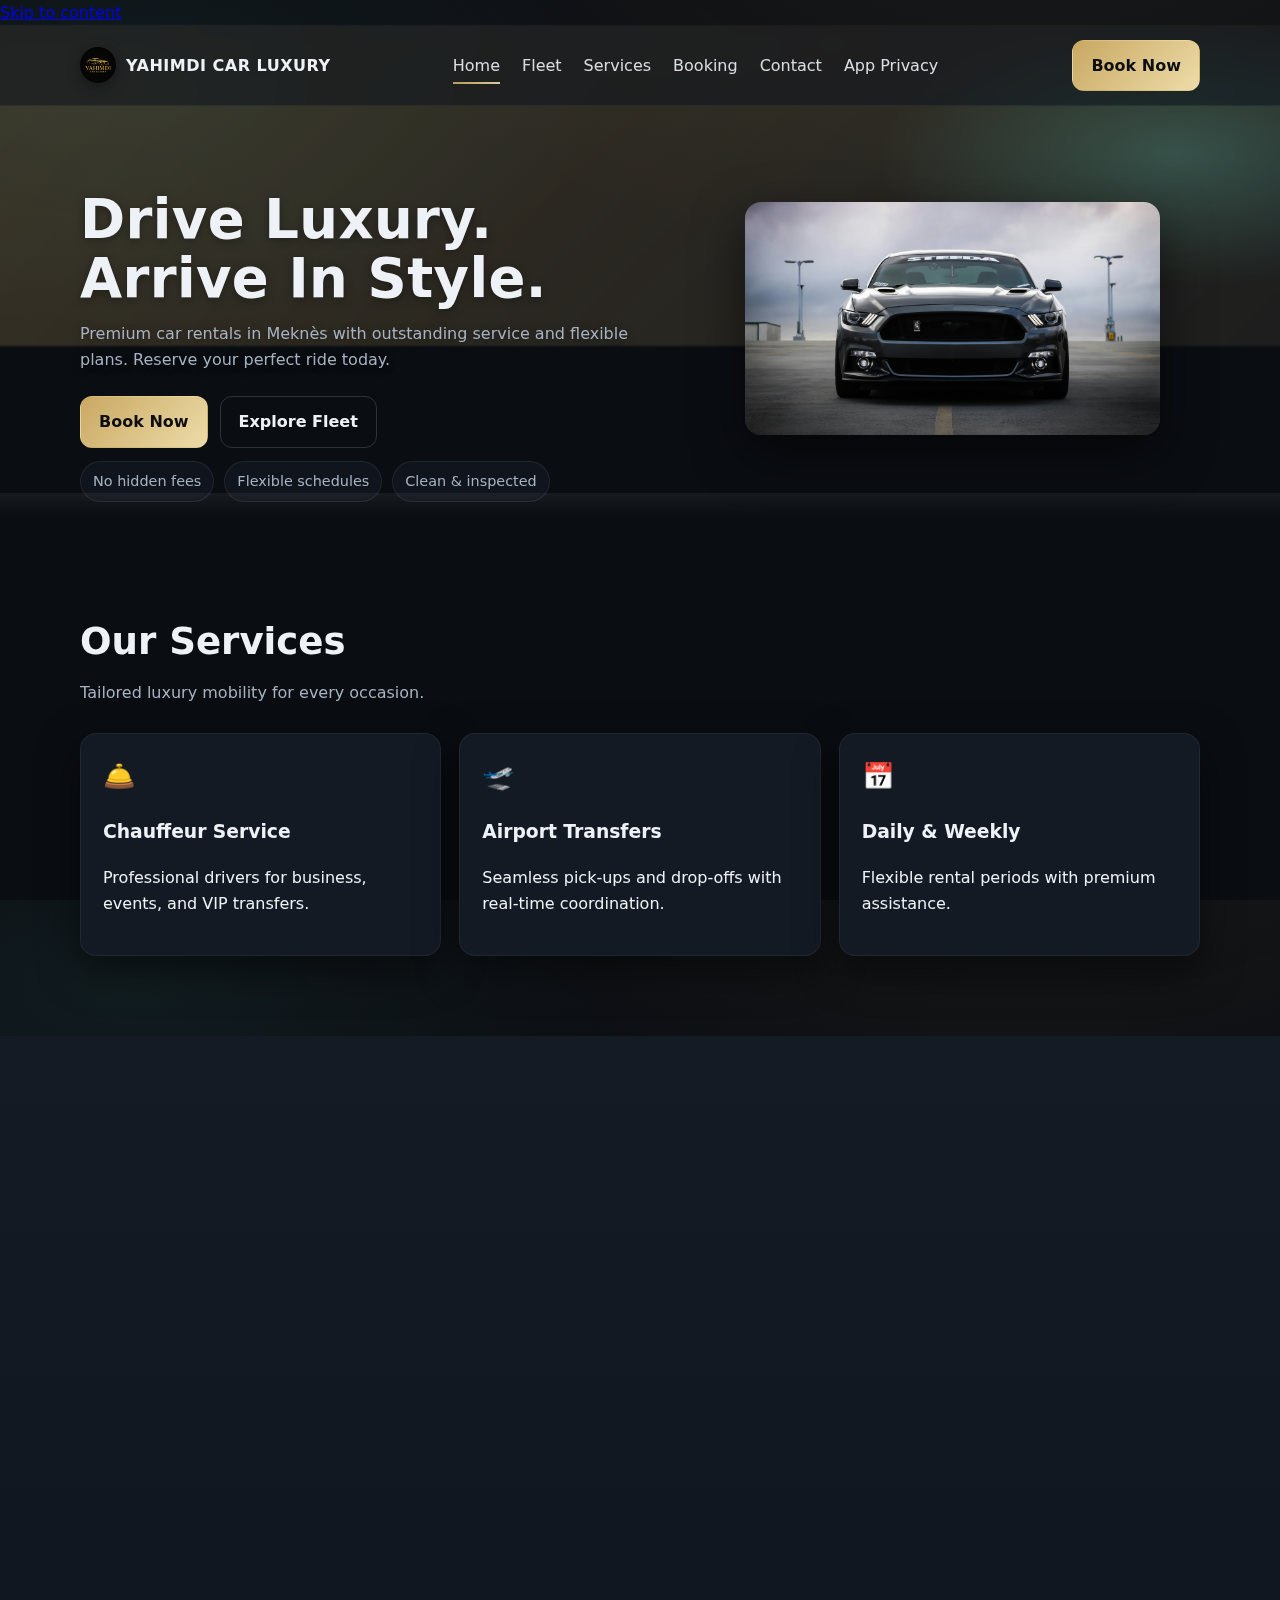
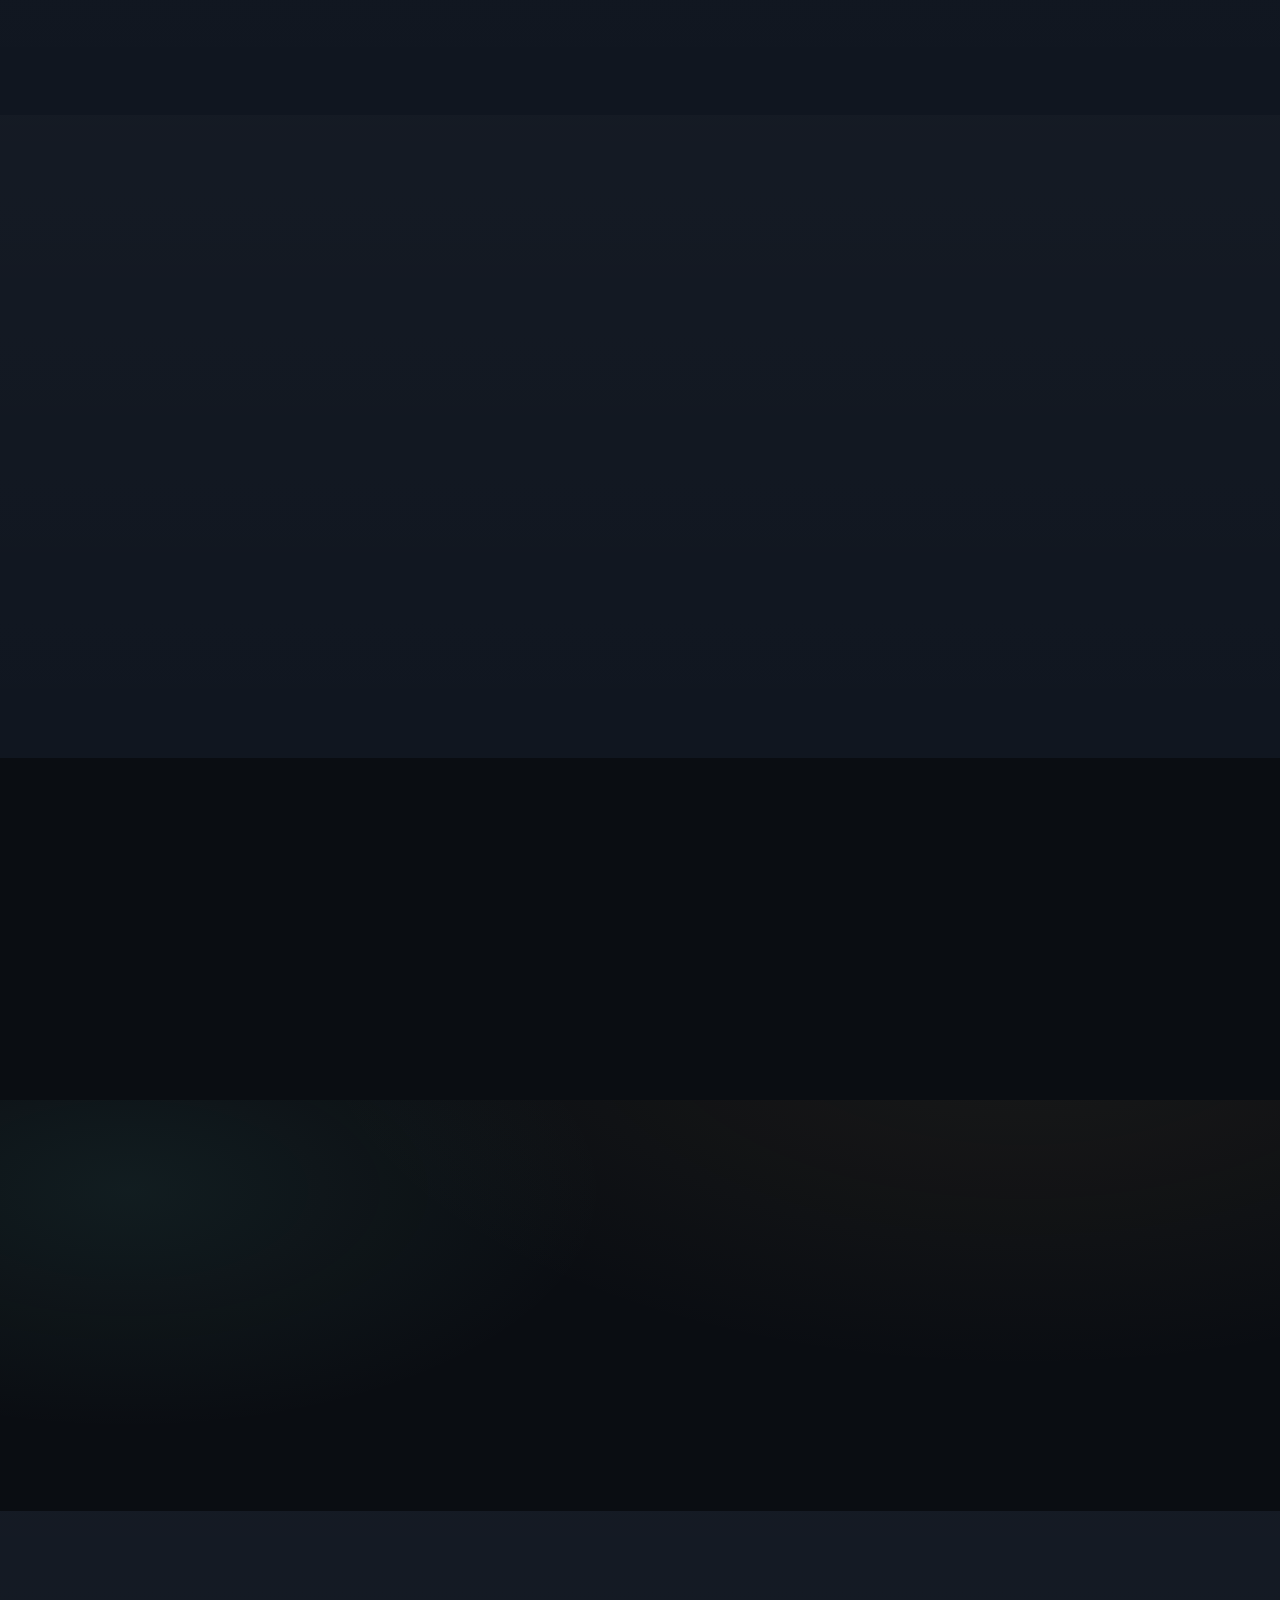
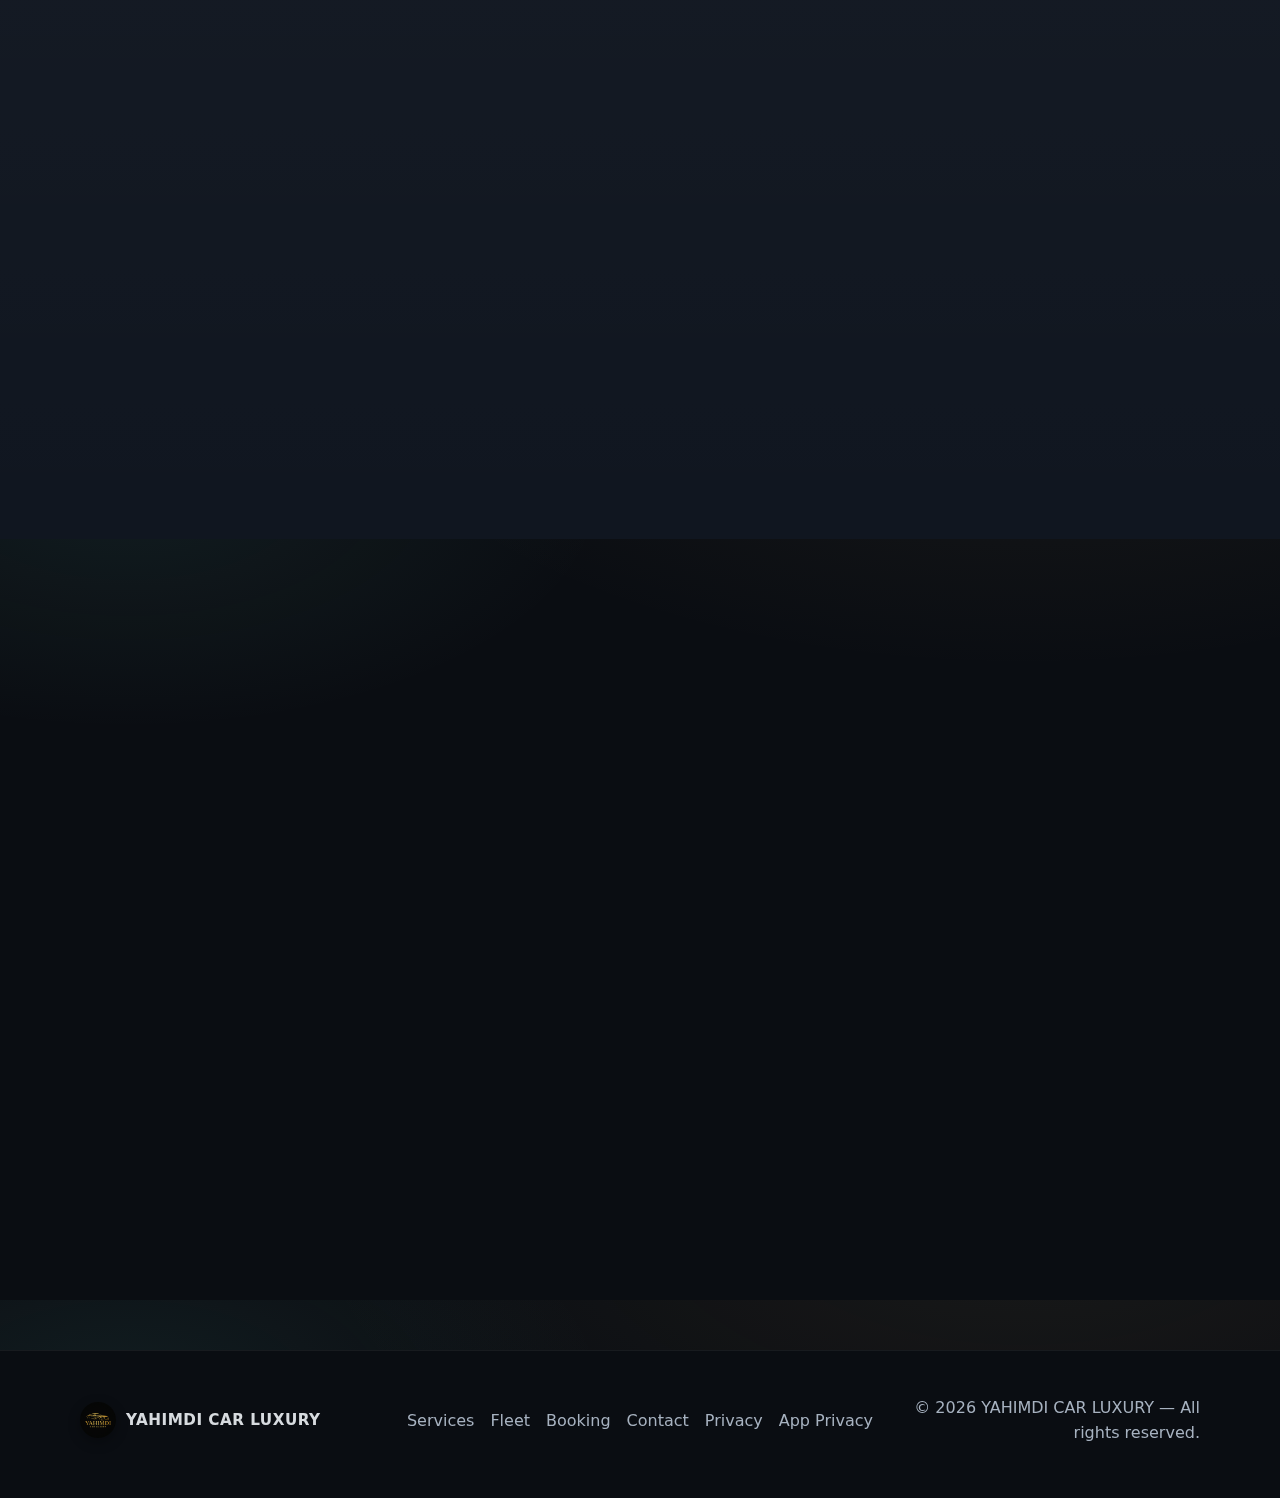
<file: index.html>
<!DOCTYPE html>
<html lang="en">
  <head>
    <meta charset="utf-8" />
    <meta name="viewport" content="width=device-width, initial-scale=1" />
    <title>YAHIMDI CAR LUXURY — Premium Car Rentals in Meknès</title>
    <meta name="description" content="YAHIMDI CAR LUXURY offers premium rental cars in Meknès. Reserve luxury vehicles with flexible plans and professional service." />
    <!-- System font stack to avoid external dependencies -->
    <link rel="icon" href="data:image/svg+xml,<svg xmlns='http://www.w3.org/2000/svg' viewBox='0 0 100 100'><text y='0.9em' font-size='90'>🚗</text></svg>">
    <link rel="stylesheet" href="assets/css/style.css" />
    <meta name="theme-color" content="#0a0d12" />
    <meta name="color-scheme" content="dark light" />
    <meta name="robots" content="index,follow" />
    <link rel="canonical" href="/index.html" />
    <link rel="icon" type="image/png" href="assets/img/ChatGPT Image Sep 2, 2025, 02_09_46 PM.png" />
    <meta property="og:type" content="website" />
    <meta property="og:title" content="YAHIMDI CAR LUXURY — Premium Car Rentals in Meknès" />
    <meta property="og:description" content="Premium car rentals in Meknès. Flexible plans, luxury fleet, professional service." />
    <meta property="og:url" content="/index.html" />
    <meta property="og:image" content="assets/img/ChatGPT Image Sep 2, 2025, 02_09_46 PM.png" />
    <meta name="twitter:card" content="summary" />
    <meta name="twitter:title" content="YAHIMDI CAR LUXURY — Premium Car Rentals" />
    <meta name="twitter:description" content="Luxury car rentals in Meknès. Book your ride." />
    <meta name="twitter:image" content="assets/img/ChatGPT Image Sep 2, 2025, 02_09_46 PM.png" />
    <script type="application/ld+json">
      {
        "@context": "https://schema.org",
        "@type": "AutoRental",
        "name": "YAHIMDI CAR LUXURY",
        "url": "/index.html",
        "telephone": "+212771540645",
        "email": "luxryyahamadi@gmail.com",
        "address": {
          "@type": "PostalAddress",
          "streetAddress": "NO 15 MAG 1 LOT RACHAD TOULAL",
          "addressLocality": "Meknès",
          "addressRegion": "M",
          "addressCountry": "MA"
        }
      }
    </script>
  </head>
  <body>
    <a class="skip-link" href="#main-content">Skip to content</a>
    <div class="scroll-progress" aria-hidden="true"></div>
    <header class="site-header">
      <div class="container header-inner">
        <a class="brand" href="#home" aria-label="YAHIMDI CAR LUXURY">
          <img class="brand-logo" src="assets/img/ChatGPT Image Sep 2, 2025, 02_09_46 PM.png" alt="YAHIMDI CAR LUXURY logo" />
          <span class="brand-text">YAHIMDI CAR LUXURY</span>
        </a>
        <button class="nav-toggle" aria-controls="nav" aria-expanded="false" aria-label="Open navigation">
          <span></span><span></span><span></span>
        </button>
        <nav id="nav" class="site-nav">
          <a href="#home">Home</a>
          <a href="#fleet">Fleet</a>
          <a href="#services">Services</a>
          <a href="#booking">Booking</a>
          <a href="#contact">Contact</a>
          <a href="app-privacy.html">App Privacy</a>
        </nav>
        <a class="btn btn-primary header-cta" href="#booking">Book Now</a>
      </div>
    </header>

    <main id="main-content" aria-label="Main content">
      <!-- Hero -->
      <section id="home" class="hero">
        <div class="container hero-inner">
          <div class="hero-copy reveal">
            <h1>Drive Luxury. Arrive In Style.</h1>
            <p>
              Premium car rentals in Meknès with outstanding service and flexible plans.
              Reserve your perfect ride today.
            </p>
            <div class="hero-cta">
              <a class="btn btn-primary" href="#booking">Book Now</a>
              <a class="btn btn-ghost" href="#fleet">Explore Fleet</a>
            </div>
          </div>
          <figure class="car-frame tilt skeleton reveal">
            <picture>
              <source srcset="assets/img/joey-banks-YApiWyp0lqo-unsplash (1).jpg" type="image/jpeg" />
              <img src="assets/img/joey-banks-YApiWyp0lqo-unsplash (1).jpg" alt="Luxury car — YAHIMDI CAR LUXURY" decoding="async" />
            </picture>
          </figure>
        </div>
        <div class="hero-badges container reveal">
          <div class="badge">No hidden fees</div>
          <div class="badge">Flexible schedules</div>
          <div class="badge">Clean & inspected</div>
        </div>
      </section>

      <!-- Services -->
      <section id="services" class="section">
        <div class="container">
          <header class="section-head reveal">
            <h2>Our Services</h2>
            <p>Tailored luxury mobility for every occasion.</p>
          </header>
          <div class="card-grid">
            <article class="card reveal">
              <div class="card-icon">🛎️</div>
              <h3>Chauffeur Service</h3>
              <p>Professional drivers for business, events, and VIP transfers.</p>
            </article>
            <article class="card reveal">
              <div class="card-icon">🛫</div>
              <h3>Airport Transfers</h3>
              <p>Seamless pick-ups and drop-offs with real-time coordination.</p>
            </article>
            <article class="card reveal">
              <div class="card-icon">📅</div>
              <h3>Daily & Weekly</h3>
              <p>Flexible rental periods with premium assistance.</p>
            </article>
          </div>
        </div>
      </section>

      <!-- Fleet -->
      <section id="fleet" class="section alt">
        <div class="container">
          <header class="section-head reveal">
            <h2>Featured Fleet</h2>
            <p>Handpicked models to elevate every journey.</p>
          </header>
          <div class="fleet-grid">
            <article class="fleet-card tilt reveal">
              <div class="fleet-media skeleton"><img src="assets/img/andrew-pons-Os7C4iw2rDc-unsplash.jpg" alt="Luxury Convertible" loading="lazy"/></div>
              <div class="fleet-body">
                <h3>Luxury Convertible</h3>
                <ul class="fleet-specs">
                  <li>Open‑top driving</li>
                  <li>Automatic</li>
                  <li>Leather interior</li>
                </ul>
                <a href="#booking" class="link">Reserve</a>
              </div>
            </article>
            <article class="fleet-card tilt reveal">
              <div class="fleet-media skeleton"><img src="assets/img/joey-banks-YApiWyp0lqo-unsplash.jpg" alt="Sport Coupe" loading="lazy"/></div>
              <div class="fleet-body">
                <h3>Sport Coupe</h3>
                <ul class="fleet-specs">
                  <li>High performance</li>
                  <li>Rear‑wheel drive</li>
                  <li>Premium sound</li>
                </ul>
                <a href="#booking" class="link">Reserve</a>
              </div>
            </article>
            <article class="fleet-card tilt reveal">
              <div class="fleet-media skeleton"><img src="assets/img/ivan-kazlouskij-RL5ThSy5LR0-unsplash.jpg" alt="Luxury SUV" loading="lazy"/></div>
              <div class="fleet-body">
                <h3>Luxury SUV</h3>
                <ul class="fleet-specs">
                  <li>Spacious 7 seats</li>
                  <li>All‑wheel drive</li>
                  <li>Premium comfort</li>
                </ul>
                <a href="#booking" class="link">Reserve</a>
              </div>
            </article>
          </div>
        </div>
      </section>

      <!-- Location / Map -->
      <section id="location" class="section alt">
        <div class="container">
          <header class="section-head reveal">
            <h2>Find Us</h2>
            <p>NO 15 MAG 1 LOT RACHAD TOULAL, Meknes (M)</p>
          </header>
          <div class="loc-grid">
            <div class="loc-info card reveal">
              <h3>YAHIMDI CAR LUXURY</h3>
              <p>Premium car rentals in Meknes. Contact us to arrange your pickup or drop-off, or visit us by appointment.</p>
              <ul class="fleet-specs">
                <li>Address: NO 15 MAG 1 LOT RACHAD TOULAL</li>
                <li>City: Meknes (M)</li>
                <li>Hours: By appointment</li>
              </ul>
              <a class="link" href="#booking">Request a booking</a>
            </div>
            <div class="map-wrap reveal">
              <div class="map-card">
                <iframe class="map-embed" src="https://www.google.com/maps/embed?pb=!1m14!1m8!1m3!1d13247.228482854203!2d-5.582237!3d33.894621!3m2!1i1024!2i768!4f13.1!3m3!1m2!1s0xda045e41747c0a7%3A0x6d7f048abb0e697f!2sYAHIMDI%20CAR%20LUXURY!5e0!3m2!1sen!2sus!4v1756815268402!5m2!1sen!2sus" width="100%" height="100%" style="border:0;" allowfullscreen="" loading="lazy" referrerpolicy="no-referrer-when-downgrade"></iframe>
              </div>
            </div>
          </div>
        </div>
      </section>

      <!-- Booking -->
      <section id="booking" class="section">
        <div class="container">
          <header class="section-head reveal">
            <h2>Book Your Ride</h2>
            <p>Fill out the form and we will confirm availability.</p>
          </header>
          <form class="booking-form reveal" novalidate>
            <div class="form-row">
              <label>
                Full name
                <input type="text" name="name" placeholder="Your full name" required autocomplete="name" />
              </label>
              <label>
                Email
                <input type="email" name="email" placeholder="you@example.com" required autocomplete="email" inputmode="email" />
              </label>
            </div>
            <div class="form-row">
              <label>
                Phone (optional)
                <input type="tel" name="phone" placeholder="e.g., +212 6 12 34 56 78" autocomplete="tel" inputmode="tel" />
              </label>
              <label>
                Pickup date
                <span class="date-field"><input type="date" name="start" required /></span>
              </label>
              <label>
                Return date
                <span class="date-field"><input type="date" name="end" required /></span>
              </label>
            </div>
            <p class="form-hint" id="duration-hint"></p>
            <div class="form-row">
              <label>
                Car type
                <select name="car" required>
                  <option value="" disabled selected>Select a car class</option>
                  <option>Executive Sedan</option>
                  <option>Luxury SUV</option>
                  <option>Sport Coupe</option>
                </select>
              </label>
              <label>
                Notes
                <input type="text" name="notes" placeholder="Flight number, special requests…" />
              </label>
            </div>
            <button type="submit" class="btn btn-primary">Request Reservation</button>
            <p class="form-hint">No payment required to request. We reply promptly.</p>
            <div class="form-status" aria-live="polite" role="status"></div>
          </form>
        </div>
      </section>

      <!-- Testimonials -->
      <section class="section alt">
        <div class="container">
          <header class="section-head reveal">
            <h2>What Clients Say</h2>
            <p>Trusted by travelers and professionals.</p>
          </header>
          <div class="reviews reveal" aria-label="Client reviews">
            <div class="marquee marquee-1">
              <div class="marquee-track" id="reviews-row-1"></div>
            </div>
            <div class="marquee marquee-2">
              <div class="marquee-track" id="reviews-row-2"></div>
            </div>
          </div>
        </div>
      </section>

      <!-- Contact -->
      <section id="contact" class="section">
        <div class="container">
          <header class="section-head reveal">
            <h2>Contact</h2>
            <p>We are happy to assist with any questions.</p>
          </header>
          <div class="contact-grid reveal">
            <div class="contact-card">
              <h3>Company</h3>
              <p><strong>YAHIMDI CAR LUXURY</strong></p>
              <p>NO 15 MAG 1 LOT RACHAD TOULAL</p>
              <p>Meknès (M)</p>
            </div>
            <div class="contact-card">
              <h3>Hours</h3>
              <p>By appointment</p>
              <p>Please include your preferred time in booking notes.</p>
            </div>
            <div class="contact-card">
              <h3>Message us</h3>
              <p>Use the booking form to request availability.</p>
              <p>Add your preferred contact method in notes.</p>
              <p><strong>Phone:</strong> <a href="tel:+212771540645">+212 771 540 645</a></p>
              <p><strong>Email:</strong> <a href="mailto:luxryyahamadi@gmail.com">luxryyahamadi@gmail.com</a></p>
              <div class="contact-actions">
                <a class="btn btn-wa" target="_blank" rel="noopener" href="https://wa.me/212771540645?text=Hello%20YAHIMDI%20CAR%20LUXURY%2C%20I%27d%20like%20to%20book%20a%20car.">
                  <img class="icon" src="assets/img/whatsapp.svg" alt="WhatsApp" />
                  WhatsApp Us
                </a>
                <a class="btn btn-yt" target="_blank" rel="noopener" href="https://youtube.com/@yahimdicarluxury?si=JDnJMpC4QHPyUUlQ">
                  <img class="icon" src="assets/img/youtube.svg" alt="YouTube" />
                  YouTube Channel
                </a>
                <a class="btn btn-fb" target="_blank" rel="noopener" href="https://web.facebook.com/yahimdicl?_rdc=1&_rdr#">
                  <img class="icon" src="assets/img/facebook.svg" alt="Facebook" />
                  Facebook Page
                </a>
              </div>
            </div>
          </div>
        </div>
      </section>
    </main>

    <footer class="site-footer">
      <div class="container footer-inner">
        <div class="brand small">
          <img class="brand-logo" src="assets/img/ChatGPT Image Sep 2, 2025, 02_09_46 PM.png" alt="YAHIMDI CAR LUXURY logo" />
          <span class="brand-text">YAHIMDI CAR LUXURY</span>
        </div>
        <nav class="footer-nav">
          <a href="#services">Services</a>
          <a href="#fleet">Fleet</a>
          <a href="#booking">Booking</a>
          <a href="#contact">Contact</a>
          <a href="privacy.html">Privacy</a>
          <a href="app-privacy.html">App Privacy</a>
        </nav>
        <p class="copy">© <span id="year"></span> YAHIMDI CAR LUXURY — All rights reserved.</p>
      </div>
    </footer>

    <script src="assets/js/main.js"></script>
    <div class="quick-dock">
      <a class="btn btn-primary" href="#booking">Book</a>
      <a class="btn btn-wa" target="_blank" rel="noopener" href="https://wa.me/212771540645?text=Hello%20YCL%2C%20I%20want%20to%20book">WhatsApp</a>
    </div>
    <button class="to-top" aria-label="Back to top">▲</button>
  </body>
  </html>
</file>
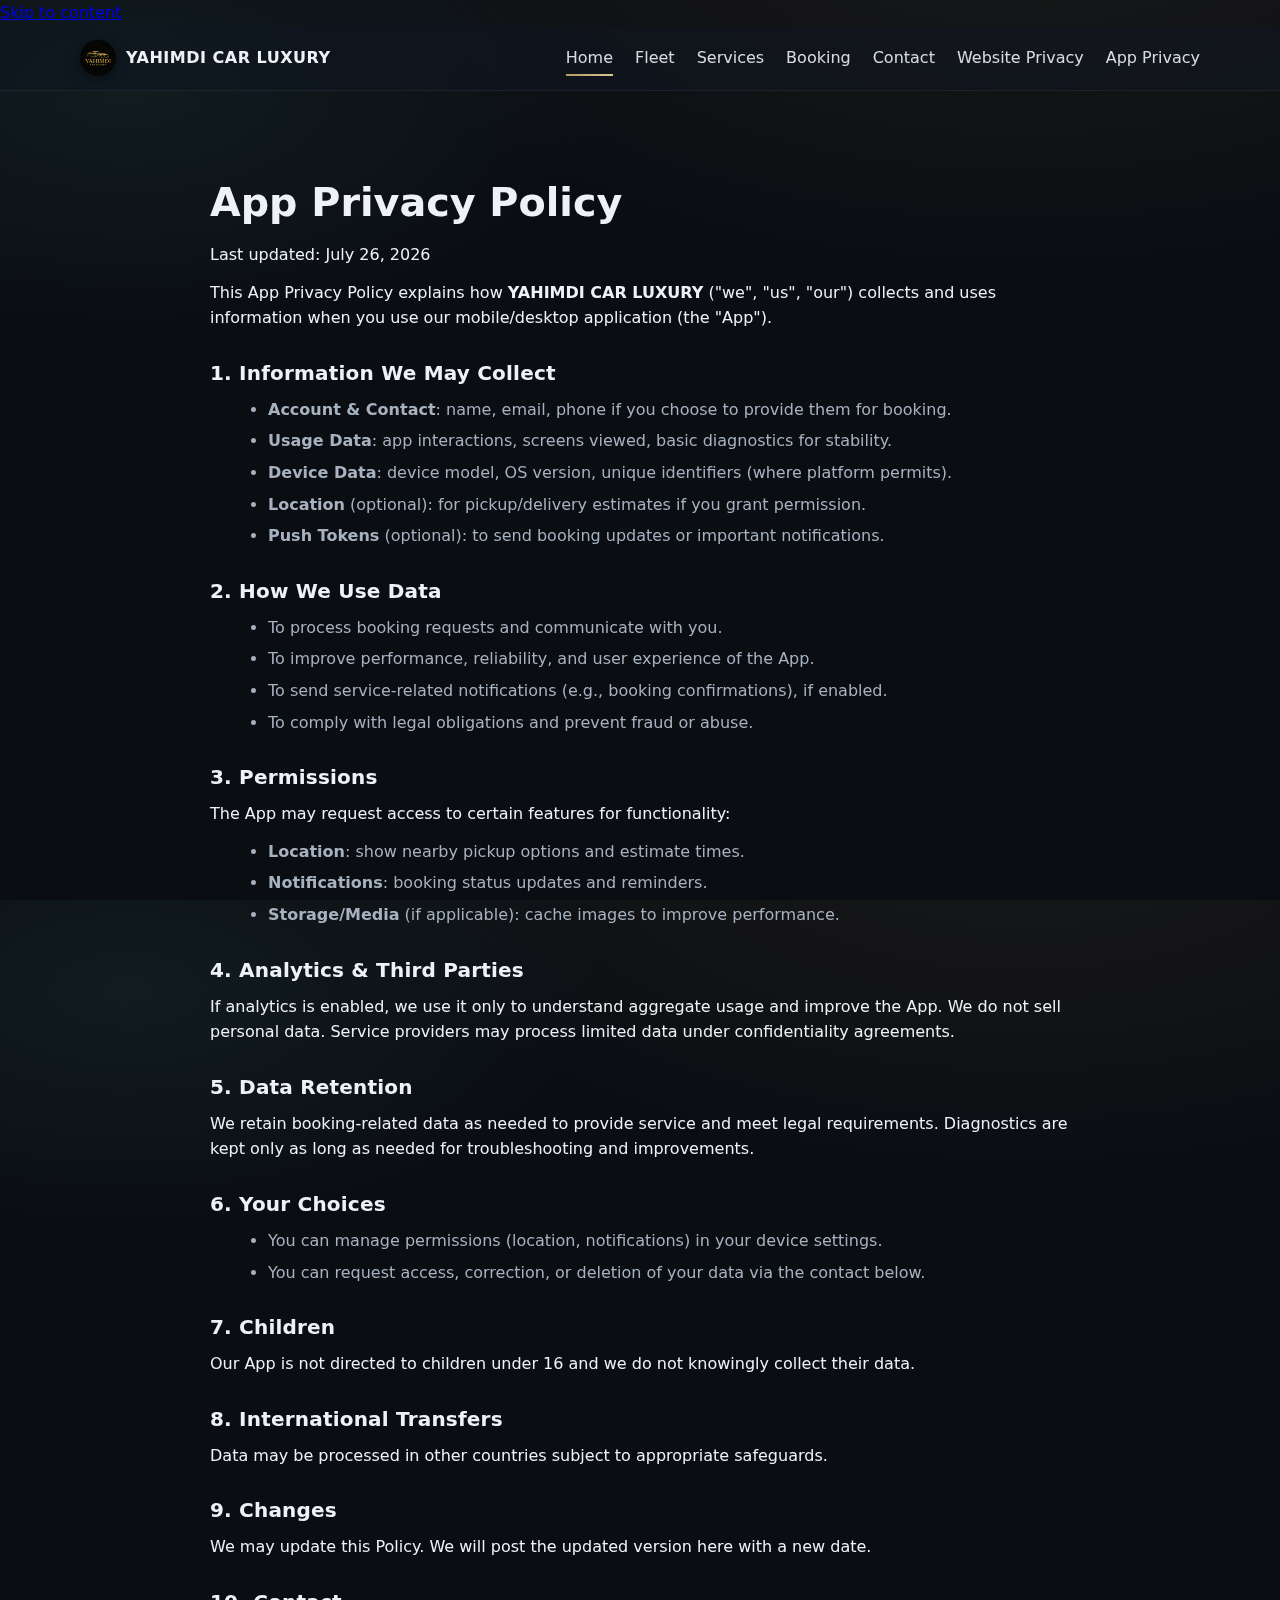
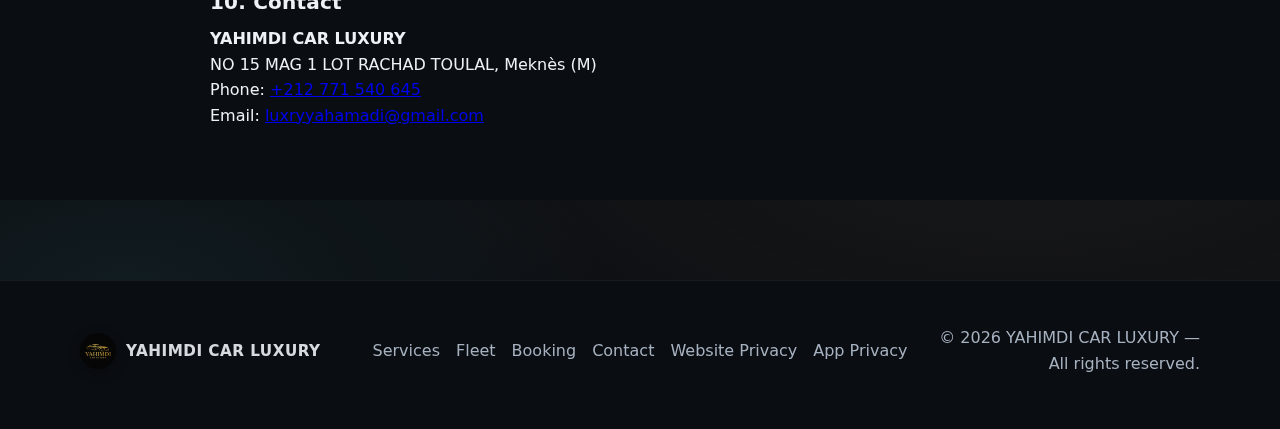
<file: app-privacy.html>
<!DOCTYPE html>
<html lang="en">
  <head>
    <meta charset="utf-8" />
    <meta name="viewport" content="width=device-width, initial-scale=1" />
    <title>App Privacy Policy — YAHIMDI CAR LUXURY</title>
    <meta name="description" content="Privacy Policy for the YAHIMDI CAR LUXURY mobile/desktop application." />
    <meta name="robots" content="noindex,follow" />
    <link rel="canonical" href="/app-privacy.html" />
    <link rel="icon" type="image/png" href="assets/img/ChatGPT Image Sep 2, 2025, 02_09_46 PM.png" />
    <link rel="stylesheet" href="assets/css/style.css" />
    <meta property="og:type" content="website" />
    <meta property="og:title" content="App Privacy Policy — YAHIMDI CAR LUXURY" />
    <meta property="og:description" content="How the YAHIMDI CAR LUXURY app collects, uses, and protects your data." />
    <meta property="og:url" content="/app-privacy.html" />
    <meta property="og:image" content="assets/img/ChatGPT Image Sep 2, 2025, 02_09_46 PM.png" />
  </head>
  <body>
    <a class="skip-link" href="#main-content">Skip to content</a>
    <div class="scroll-progress" aria-hidden="true"></div>
    <header class="site-header">
      <div class="container header-inner">
        <a class="brand" href="index.html#home" aria-label="YAHIMDI CAR LUXURY">
          <img class="brand-logo" src="assets/img/ChatGPT Image Sep 2, 2025, 02_09_46 PM.png" alt="YAHIMDI CAR LUXURY logo" />
          <span class="brand-text">YAHIMDI CAR LUXURY</span>
        </a>
        <button class="nav-toggle" aria-controls="nav" aria-expanded="false" aria-label="Open navigation">
          <span></span><span></span><span></span>
        </button>
        <nav id="nav" class="site-nav">
          <a href="index.html#home">Home</a>
          <a href="index.html#fleet">Fleet</a>
          <a href="index.html#services">Services</a>
          <a href="index.html#booking">Booking</a>
          <a href="index.html#contact">Contact</a>
          <a href="privacy.html">Website Privacy</a>
          <a href="app-privacy.html" aria-current="page">App Privacy</a>
        </nav>
      </div>
    </header>

    <main id="main-content" class="section" aria-label="Main content">
      <div class="container legal">
        <header class="section-head">
          <h1>App Privacy Policy</h1>
          <p>Last updated: <span id="pp-date">2025-01-01</span></p>
        </header>

        <p>
          This App Privacy Policy explains how <strong>YAHIMDI CAR LUXURY</strong> ("we", "us", "our")
          collects and uses information when you use our mobile/desktop application (the "App").
        </p>

        <h2>1. Information We May Collect</h2>
        <ul>
          <li><strong>Account & Contact</strong>: name, email, phone if you choose to provide them for booking.</li>
          <li><strong>Usage Data</strong>: app interactions, screens viewed, basic diagnostics for stability.</li>
          <li><strong>Device Data</strong>: device model, OS version, unique identifiers (where platform permits).</li>
          <li><strong>Location</strong> (optional): for pickup/delivery estimates if you grant permission.</li>
          <li><strong>Push Tokens</strong> (optional): to send booking updates or important notifications.</li>
        </ul>

        <h2>2. How We Use Data</h2>
        <ul>
          <li>To process booking requests and communicate with you.</li>
          <li>To improve performance, reliability, and user experience of the App.</li>
          <li>To send service-related notifications (e.g., booking confirmations), if enabled.</li>
          <li>To comply with legal obligations and prevent fraud or abuse.</li>
        </ul>

        <h2>3. Permissions</h2>
        <p>
          The App may request access to certain features for functionality:
        </p>
        <ul>
          <li><strong>Location</strong>: show nearby pickup options and estimate times.</li>
          <li><strong>Notifications</strong>: booking status updates and reminders.</li>
          <li><strong>Storage/Media</strong> (if applicable): cache images to improve performance.</li>
        </ul>

        <h2>4. Analytics & Third Parties</h2>
        <p>
          If analytics is enabled, we use it only to understand aggregate usage and improve the App. We do not sell personal data.
          Service providers may process limited data under confidentiality agreements.
        </p>

        <h2>5. Data Retention</h2>
        <p>
          We retain booking-related data as needed to provide service and meet legal requirements. Diagnostics are kept only as long as needed for troubleshooting and improvements.
        </p>

        <h2>6. Your Choices</h2>
        <ul>
          <li>You can manage permissions (location, notifications) in your device settings.</li>
          <li>You can request access, correction, or deletion of your data via the contact below.</li>
        </ul>

        <h2>7. Children</h2>
        <p>Our App is not directed to children under 16 and we do not knowingly collect their data.</p>

        <h2>8. International Transfers</h2>
        <p>Data may be processed in other countries subject to appropriate safeguards.</p>

        <h2>9. Changes</h2>
        <p>We may update this Policy. We will post the updated version here with a new date.</p>

        <h2>10. Contact</h2>
        <p>
          <strong>YAHIMDI CAR LUXURY</strong><br />
          NO 15 MAG 1 LOT RACHAD TOULAL, Meknès (M)<br />
          Phone: <a href="tel:+212771540645">+212 771 540 645</a><br />
          Email: <a href="mailto:luxryyahamadi@gmail.com">luxryyahamadi@gmail.com</a>
        </p>
      </div>
    </main>

    <footer class="site-footer">
      <div class="container footer-inner">
        <div class="brand small">
          <img class="brand-logo" src="assets/img/ChatGPT Image Sep 2, 2025, 02_09_46 PM.png" alt="YAHIMDI CAR LUXURY logo" />
          <span class="brand-text">YAHIMDI CAR LUXURY</span>
        </div>
        <nav class="footer-nav">
          <a href="index.html#services">Services</a>
          <a href="index.html#fleet">Fleet</a>
          <a href="index.html#booking">Booking</a>
          <a href="index.html#contact">Contact</a>
          <a href="privacy.html">Website Privacy</a>
          <a href="app-privacy.html" aria-current="page">App Privacy</a>
        </nav>
        <p class="copy">© <span id="year"></span> YAHIMDI CAR LUXURY — All rights reserved.</p>
      </div>
    </footer>

    <script src="assets/js/main.js"></script>
    <button class="to-top" aria-label="Back to top">▲</button>
  </body>
  </html>
</file>
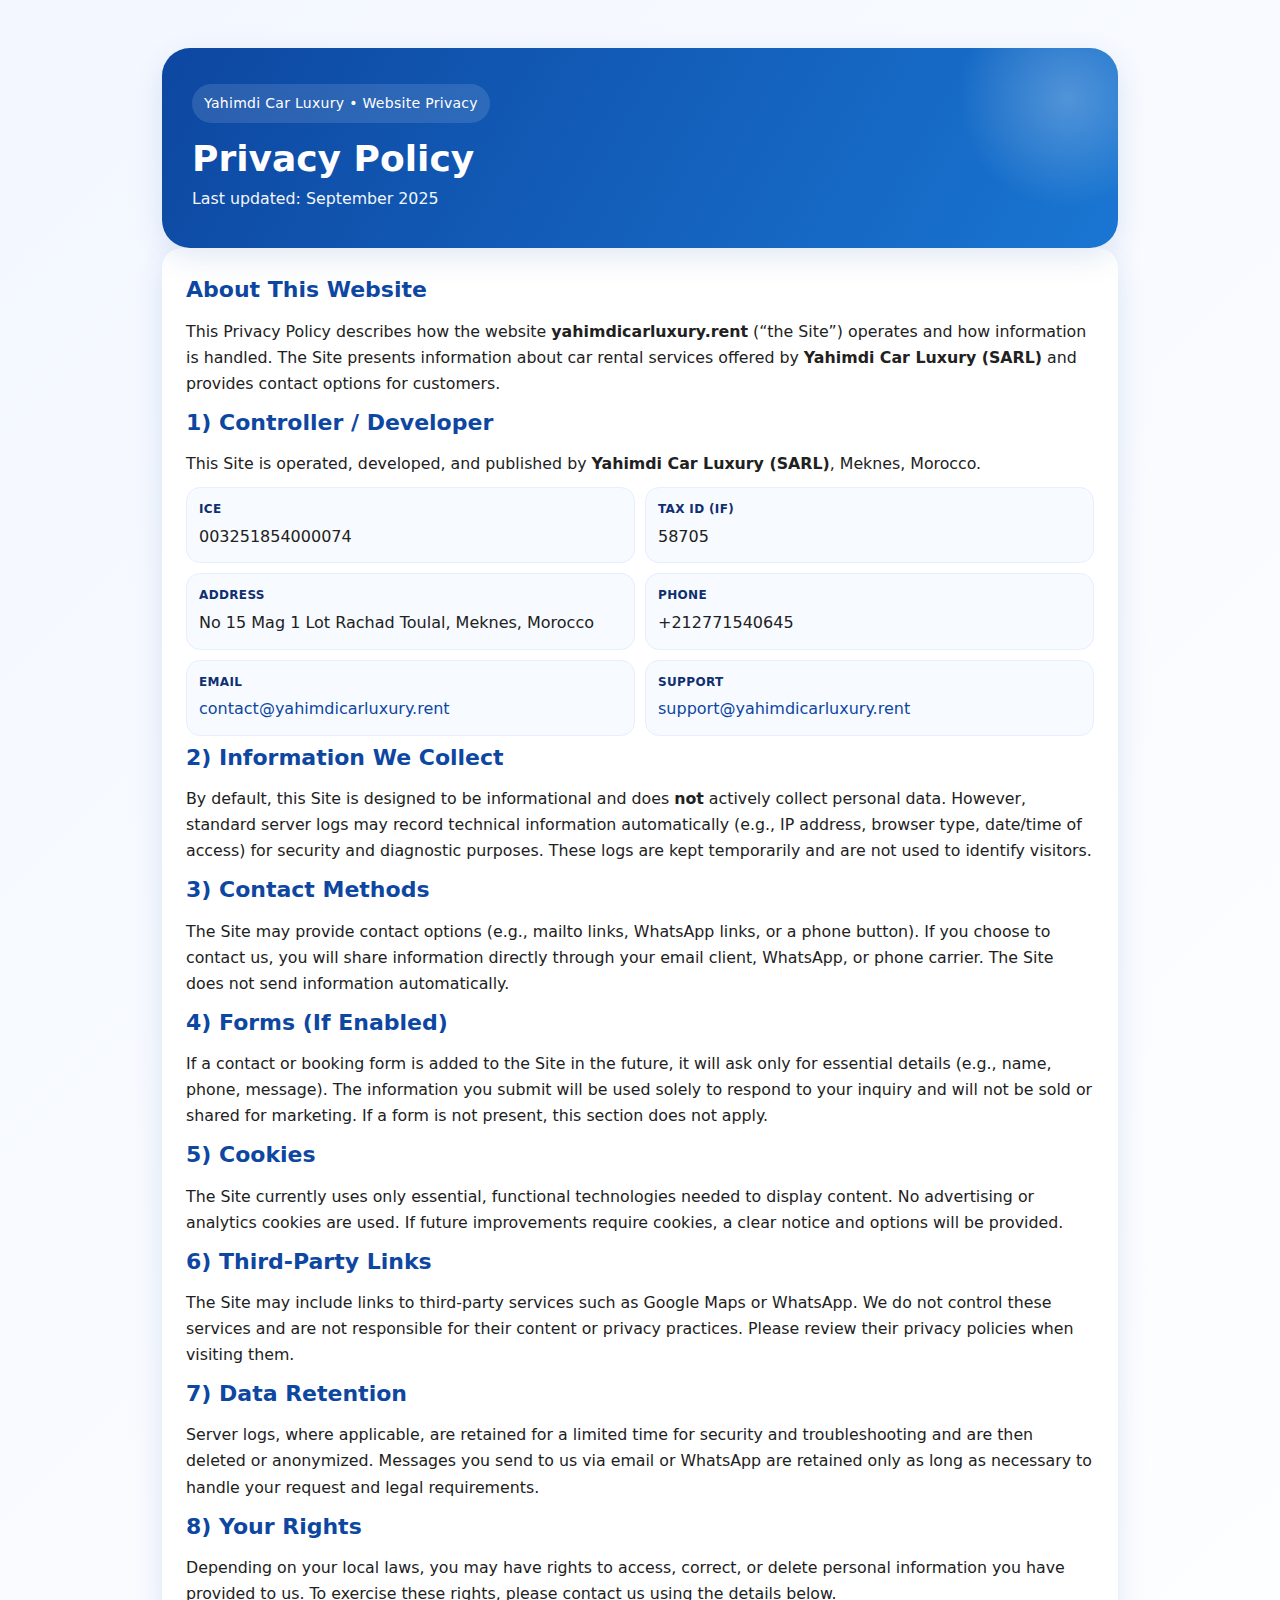
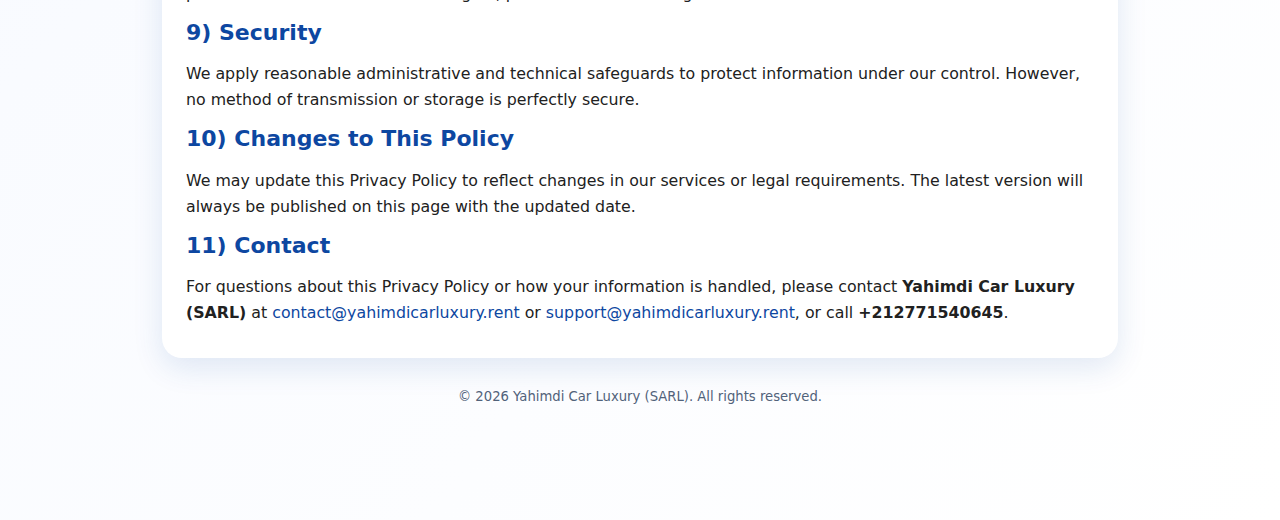
<file: privacy.html>
<!DOCTYPE html>
<html lang="en">
<head>
  <meta charset="UTF-8" />
  <meta name="viewport" content="width=device-width, initial-scale=1" />
  <title>Privacy Policy — YahimdiCarLuxury.rent</title>
  <style>
    :root{
      --primary:#0D47A1;
      --secondary:#1976D2;
      --accent:#42A5F5;
      --bg:#F3F7FF;
      --text:#212121;
      --text-light:#ffffff;
      --card:#ffffff;
      --shadow:0 10px 30px rgba(13,71,161,.12);
      --radius:20px;
    }
    *{box-sizing:border-box}
    html,body{
      margin:0;padding:0;
      background:
        radial-gradient(900px 500px at -10% -20%, #e9f1ff 0%, transparent 60%),
        radial-gradient(900px 500px at 110% 120%, #e9f1ff 0%, transparent 60%),
        linear-gradient(135deg,var(--bg),#fff);
      color:var(--text);
      font-family:Inter,system-ui,-apple-system,Segoe UI,Roboto,Arial,sans-serif;
      line-height:1.65;
    }
    .wrap{max-width:1000px;margin:48px auto;padding:0 22px 64px}
    header{
      background:linear-gradient(120deg,var(--primary),var(--secondary));
      color:var(--text-light); border-radius:28px; padding:36px 30px; box-shadow:var(--shadow);
      position:relative; overflow:hidden;
    }
    header:after{
      content:""; position:absolute; right:-60px; top:-60px; width:220px; height:220px;
      background:radial-gradient(closest-side,rgba(255,255,255,.25),rgba(255,255,255,0));
      border-radius:50%;
    }
    header .badge{display:inline-flex;align-items:center;gap:10px;background:rgba(255,255,255,.12);padding:8px 12px;border-radius:999px;font-size:14px;letter-spacing:.3px}
    header h1{margin:14px 0 6px;font-size:36px;line-height:1.2}
    header p{margin:0;opacity:.95}
    .grid{display:grid;grid-template-columns:1fr;gap:20px;margin-top:24px}
    .card{background:var(--card); border-radius:var(--radius); padding:24px; box-shadow:var(--shadow)}
    h2{margin:0 0 10px 0;font-size:22px;color:var(--primary)}
    h3{margin:20px 0 10px 0;font-size:18px;color:#0f2f6f}
    p,li{font-size:15.8px;margin:8px 0}
    .kvs{display:grid;grid-template-columns:1fr 1fr;gap:10px;margin:10px 0 4px}
    .kv{background:#f7faff;border:1px solid #e6efff;border-radius:14px;padding:12px}
    .kv b{display:block;color:#0f2f6f;font-size:12px;letter-spacing:.35px;text-transform:uppercase;margin-bottom:4px}
    .mono{font-family: ui-monospace,SFMono-Regular,Menlo,Monaco,Consolas,monospace;font-size:13px;background:#f6f8fe;border:1px solid #e7ebff;border-radius:8px;padding:4px 6px}
    a{color:#0D47A1;text-decoration:none} a:hover{text-decoration:underline}
    footer{margin-top:28px;color:#51627a;font-size:13.2px;text-align:center}
    @media(min-width:880px){.grid{grid-template-columns:1fr}}
    @media print{
      header{border-radius:0; box-shadow:none}
      .card{box-shadow:none}
      .wrap{margin:0;max-width:none}
      a{text-decoration:underline;color:#0645ad}
    }
  </style>
</head>
<body>
  <div class="wrap">
    <header>
      <span class="badge">Yahimdi Car Luxury • Website Privacy</span>
      <h1>Privacy Policy</h1>
      <p>Last updated: September 2025</p>
    </header>

    <section class="card">
      <h2>About This Website</h2>
      <p>
        This Privacy Policy describes how the website <b>yahimdicarluxury.rent</b> (“the Site”) operates and
        how information is handled. The Site presents information about car rental services offered by
        <b>Yahimdi Car Luxury (SARL)</b> and provides contact options for customers.
      </p>

      <h2>1) Controller / Developer</h2>
      <p>This Site is operated, developed, and published by <b>Yahimdi Car Luxury (SARL)</b>, Meknes, Morocco.</p>
      <div class="kvs">
        <div class="kv"><b>ICE</b> 003251854000074</div>
        <div class="kv"><b>Tax ID (IF)</b> 58705</div>
        <div class="kv"><b>Address</b> No 15 Mag 1 Lot Rachad Toulal, Meknes, Morocco</div>
        <div class="kv"><b>Phone</b> +212771540645</div>
        <div class="kv"><b>Email</b> <a href="mailto:contact@yahimdicarluxury.rent">contact@yahimdicarluxury.rent</a></div>
        <div class="kv"><b>Support</b> <a href="mailto:support@yahimdicarluxury.rent">support@yahimdicarluxury.rent</a></div>
      </div>

      <h2>2) Information We Collect</h2>
      <p>
        By default, this Site is designed to be informational and does <b>not</b> actively collect personal data.
        However, standard server logs may record technical information automatically (e.g., IP address,
        browser type, date/time of access) for security and diagnostic purposes. These logs are kept
        temporarily and are not used to identify visitors.
      </p>

      <h2>3) Contact Methods</h2>
      <p>
        The Site may provide contact options (e.g., mailto links, WhatsApp links, or a phone button).
        If you choose to contact us, you will share information directly through your email client,
        WhatsApp, or phone carrier. The Site does not send information automatically.
      </p>

      <h2>4) Forms (If Enabled)</h2>
      <p>
        If a contact or booking form is added to the Site in the future, it will ask only for essential details
        (e.g., name, phone, message). The information you submit will be used solely to respond to your inquiry
        and will not be sold or shared for marketing. If a form is not present, this section does not apply.
      </p>

      <h2>5) Cookies</h2>
      <p>
        The Site currently uses only essential, functional technologies needed to display content.
        No advertising or analytics cookies are used. If future improvements require cookies, a clear notice and
        options will be provided.
      </p>

      <h2>6) Third‑Party Links</h2>
      <p>
        The Site may include links to third‑party services such as Google Maps or WhatsApp. We do not control
        these services and are not responsible for their content or privacy practices. Please review their
        privacy policies when visiting them.
      </p>

      <h2>7) Data Retention</h2>
      <p>
        Server logs, where applicable, are retained for a limited time for security and troubleshooting and are
        then deleted or anonymized. Messages you send to us via email or WhatsApp are retained only as long as
        necessary to handle your request and legal requirements.
      </p>

      <h2>8) Your Rights</h2>
      <p>
        Depending on your local laws, you may have rights to access, correct, or delete personal information
        you have provided to us. To exercise these rights, please contact us using the details below.
      </p>

      <h2>9) Security</h2>
      <p>
        We apply reasonable administrative and technical safeguards to protect information under our control.
        However, no method of transmission or storage is perfectly secure.
      </p>

      <h2>10) Changes to This Policy</h2>
      <p>
        We may update this Privacy Policy to reflect changes in our services or legal requirements. The latest
        version will always be published on this page with the updated date.
      </p>

      <h2>11) Contact</h2>
      <p>
        For questions about this Privacy Policy or how your information is handled, please contact
        <b>Yahimdi Car Luxury (SARL)</b> at <a href="mailto:contact@yahimdicarluxury.rent">contact@yahimdicarluxury.rent</a> or
        <a href="mailto:support@yahimdicarluxury.rent">support@yahimdicarluxury.rent</a>, or call <b>+212771540645</b>.
      </p>
    </section>

    <footer>
      © <span id="year"></span> Yahimdi Car Luxury (SARL). All rights reserved.
    </footer>
  </div>

  <script>
    document.getElementById('year').textContent = new Date().getFullYear();
  </script>
</body>
</html>
</file>
<file: assets/css/style.css>
/*
  YAHIMDI CAR LUXURY — Styles
  Luxury-inspired theme with smooth animations and responsive layout.
*/

:root {
  --bg: #0a0d12;
  --bg-alt: #101620;
  --card: #141a24;
  --text: #eef2f6;
  --muted: #a7b2c0;
  --gold-1: #c9a862;
  --gold-2: #eddca9;
  --primary: #d9bf78; /* gold */
  --accent: #67d4c0; /* subtle mint accent */
  --shadow: 0 14px 40px rgba(0, 0, 0, 0.5);
  --radius: 16px;
}

* { box-sizing: border-box; }
html, body { height: 100%; }
body {
  margin: 0;
  font-family: ui-sans-serif, system-ui, -apple-system, Segoe UI, Roboto, Ubuntu, Cantarell, Noto Sans, Helvetica Neue, Arial, "Apple Color Emoji", "Segoe UI Emoji";
  color: var(--text);
  background: radial-gradient(1200px 600px at 80% -10%, rgba(214,181,109,0.08), transparent 60%),
              radial-gradient(800px 400px at 10% 10%, rgba(109,214,193,0.08), transparent 60%),
              var(--bg);
  line-height: 1.6;
  -webkit-font-smoothing: antialiased;
  -moz-osx-font-smoothing: grayscale;
}

/* Fluid media */
img, svg, video { max-width: 100%; height: auto; }

.container {
  width: min(1120px, 92%);
  margin: 0 auto;
}

/* Header */
.site-header {
  position: sticky;
  top: 0;
  z-index: 1000;
  backdrop-filter: saturate(140%) blur(10px);
  background: color-mix(in oklab, var(--bg-alt) 60%, transparent);
  border-bottom: 1px solid rgba(255,255,255,0.06);
  transition: background .2s ease, box-shadow .2s ease, border-color .2s ease;
}
.scrolled .site-header { box-shadow: 0 6px 20px rgba(0,0,0,.35); border-color: rgba(255,255,255,0.08); background: color-mix(in oklab, var(--bg-alt) 82%, transparent); }
.header-inner {
  display: flex;
  align-items: center;
  justify-content: space-between;
  padding: 14px 0;
}
.brand {
  display: inline-flex;
  align-items: center;
  gap: 10px;
  text-decoration: none;
  color: var(--text);
  font-weight: 700;
  letter-spacing: 0.5px;
}
.brand.small { font-size: 0.95rem; opacity: 0.9; }
.brand-logo { width: 36px; height: 36px; display: block; border-radius: 50%; box-shadow: 0 4px 14px rgba(0,0,0,.35); object-fit: cover; }
.brand-text { white-space: nowrap; }

.site-nav { display: flex; gap: 22px; }
.site-nav a {
  color: var(--text);
  text-decoration: none;
  opacity: 0.9;
  position: relative;
  transition: opacity .2s ease, color .2s ease;
}
.site-nav a:hover { opacity: 1; color: var(--primary); }
.site-nav a::after {
  content: "";
  position: absolute; left: 0; bottom: -6px;
  width: 100%; height: 2px;
  background: linear-gradient(90deg, var(--gold-1), var(--gold-2));
  transform: scaleX(0); transform-origin: left;
  transition: transform .25s ease;
}
.site-nav a:hover::after, .site-nav a.active::after { transform: scaleX(1); }

.nav-toggle { display: none; }
.nav-toggle {
  background: none; border: none; cursor: pointer; padding: 8px;
}
.nav-toggle span { display: block; width: 26px; height: 2px; background: var(--text); margin: 5px 0; transition: transform .25s ease, opacity .2s ease; }
.site-nav.open + .nav-toggle span { transform: none; }
.nav-toggle[aria-expanded="true"] span:nth-child(1) { transform: translateY(7px) rotate(45deg); }
.nav-toggle[aria-expanded="true"] span:nth-child(2) { opacity: 0; }
.nav-toggle[aria-expanded="true"] span:nth-child(3) { transform: translateY(-7px) rotate(-45deg); }

/* Hero */
.hero {
  position: relative;
  padding: 80px 0 30px;
}
.hero::before {
  content: ""; position: absolute; inset: -80px -10% auto -10%; height: 320px; z-index: -1;
  background:
    radial-gradient(500px 220px at 85% 40%, rgba(103,212,192,.25), transparent 60%),
    linear-gradient(135deg, rgba(201,168,98,.25), rgba(237,220,169,.08));
  filter: blur(1px);
}
.hero::after {
  content: ""; position: absolute; left: 0; right: 0; bottom: -1px; height: 40px; z-index: 0;
  background: linear-gradient(180deg, rgba(255,255,255,0.06), transparent);
  mask-image: linear-gradient(180deg, black, transparent);
}
.hero-inner {
  display: grid;
  grid-template-columns: 1.2fr 1fr;
  gap: 32px;
  align-items: center;
}
.hero-copy h1 {
  font-size: clamp(2.2rem, 2.5vw + 1.5rem, 3.4rem);
  line-height: 1.1;
  margin: 0 0 12px;
  letter-spacing: .4px;
}
.hero-copy p { color: var(--muted); margin: 0 0 24px; }
.hero-copy h1, .hero-copy p { text-shadow: 0 2px 10px rgba(0,0,0,.35); }
.hero-cta { display: flex; gap: 12px; }

.car-frame { position: relative; aspect-ratio: 16 / 9; border-radius: 16px; overflow: hidden; box-shadow: 0 18px 50px rgba(0,0,0,.55); background: #0d121a; }
.car-frame img { width: 100%; height: 100%; object-fit: cover; display: block; }
.car-frame::after { content: ""; position: absolute; inset: 0; background: linear-gradient(180deg, rgba(0,0,0,0.05), rgba(0,0,0,0.0) 40%, rgba(0,0,0,0.25) 100%); pointer-events: none; }
.hero-badges {
  display: grid; gap: 10px; grid-auto-flow: column; justify-content: start; margin-top: 10px;
}
.badge { background: #0f141d; border: 1px solid rgba(255,255,255,.08); padding: 8px 12px; border-radius: 999px; color: var(--muted); font-size: 0.9rem; }

/* Sections */
.section { padding: 80px 0; }
.section.alt { background: linear-gradient(180deg, rgba(255,255,255,0.02), rgba(255,255,255,0.0)), var(--bg-alt); }
.section-head h2 { font-size: clamp(1.8rem, 1.4vw + 1.2rem, 2.4rem); margin: 0 0 8px; }
.section-head p { color: var(--muted); margin: 0; }

/* Cards */
.card-grid { display: grid; grid-template-columns: repeat(3, 1fr); gap: 18px; margin-top: 28px; }
.card {
  background: var(--card);
  border: 1px solid rgba(255,255,255,0.06);
  border-radius: var(--radius);
  padding: 22px;
  box-shadow: var(--shadow);
  transform: translateY(0);
  transition: transform .25s ease, border-color .25s ease, box-shadow .25s ease;
}
.card:hover { transform: translateY(-6px); border-color: rgba(214,181,109,0.35); box-shadow: 0 18px 50px rgba(0,0,0,.55); }
.card-icon { font-size: 26px; margin-bottom: 6px; }

/* Fleet */
.fleet-grid { display: grid; grid-template-columns: repeat(3, 1fr); gap: 18px; margin-top: 28px; }
.fleet-card { background: var(--card); border: 1px solid rgba(255,255,255,0.06); border-radius: var(--radius); overflow: hidden; box-shadow: var(--shadow); transition: transform .25s ease, border-color .25s ease, box-shadow .25s ease; }
.fleet-card:hover { transform: translateY(-6px); border-color: rgba(214,181,109,0.35); box-shadow: 0 18px 50px rgba(0,0,0,.55); }
.fleet-media { aspect-ratio: 16 / 9; background: #0d121a; }
.fleet-media img { width: 100%; height: 100%; object-fit: cover; display: block; }
.fleet-body { padding: 18px 18px 20px; }
.fleet-body h3 { margin: 0 0 6px; }
.fleet-specs { margin: 0 0 10px; padding: 0; list-style: none; color: var(--muted); }
.fleet-specs li { margin: 4px 0; }
.link { color: var(--primary); text-decoration: none; }
.link:hover { text-decoration: underline; }

/* Location / Map */
.loc-grid { display: grid; grid-template-columns: 1fr 1.4fr; gap: 18px; align-items: stretch; margin-top: 28px; }
.map-wrap { display: grid; }
.map-card { position: relative; border-radius: var(--radius); overflow: hidden; box-shadow: var(--shadow); border: 1px solid rgba(255,255,255,0.06); background: #0d121a; }
.map-card::before { content: ""; position: absolute; inset: -1px; border-radius: calc(var(--radius) + 1px); pointer-events: none; background: linear-gradient(135deg, rgba(201,168,98,.25), rgba(237,220,169,.08)); mask: linear-gradient(#000 0 0) content-box, linear-gradient(#000 0 0); -webkit-mask: linear-gradient(#000 0 0) content-box, linear-gradient(#000 0 0); -webkit-mask-composite: xor; mask-composite: exclude; padding: 1px; }
.map-embed { display: block; width: 100%; height: 100%; min-height: 360px; }
.loc-info h3 { margin: 0 0 8px; }
.loc-info p { margin: 0 0 12px; color: var(--muted); }

/* Booking form */
.booking-form {
  background: var(--card);
  border: 1px solid rgba(255,255,255,0.06);
  border-radius: var(--radius);
  padding: 22px;
  margin-top: 26px;
  box-shadow: var(--shadow);
}
.form-row { display: grid; grid-template-columns: 1fr 1fr; gap: 14px; margin-bottom: 12px; }
label { display: grid; gap: 6px; font-weight: 600; color: var(--text); }
input, select {
  appearance: none;
  width: 100%;
  padding: 12px 14px;
  border: 1px solid rgba(255,255,255,0.1);
  border-radius: 10px;
  background: #0e141d;
  color: var(--text);
  outline: none;
  transition: border-color .2s ease, box-shadow .2s ease;
}
input:focus, select:focus { border-color: rgba(214,181,109,0.5); box-shadow: 0 0 0 3px rgba(214,181,109,0.2); }
.date-field { position: relative; display: block; }
.date-field input { padding-right: 38px; }
.date-field::after {
  content: "";
  position: absolute; right: 12px; top: 50%; transform: translateY(-50%);
  width: 18px; height: 18px; opacity: .7; pointer-events: none;
  background: url("data:image/svg+xml,%3Csvg xmlns='http://www.w3.org/2000/svg' viewBox='0 0 24 24'%3E%3Cg fill='none' stroke='%23d9bf78' stroke-width='1.6' stroke-linecap='round' stroke-linejoin='round'%3E%3Crect x='3' y='4' width='18' height='18' rx='2'/%3E%3Cpath d='M8 2v4M16 2v4M3 10h18'/%3E%3C/g%3E%3C/svg%3E") center/contain no-repeat;
}
.is-invalid { border-color: #e68; box-shadow: 0 0 0 3px rgba(230,102,136,0.2); }
.form-status { margin-top: 10px; font-weight: 600; }
.form-status.ok { color: var(--accent); }
.form-status.error { color: #ffb3c8; }
.btn:focus-visible, a:focus-visible, input:focus-visible, select:focus-visible { outline: 2px solid var(--primary); outline-offset: 2px; }
.form-hint { color: var(--muted); margin: 8px 0 0; font-size: .95rem; }

/* Testimonials */
.testimonials { display: grid; grid-template-columns: 1fr 1fr; gap: 18px; margin-top: 26px; }
.testimonial { background: var(--card); border: 1px solid rgba(255,255,255,0.06); border-radius: var(--radius); padding: 18px 22px; box-shadow: var(--shadow); }
.testimonial blockquote { margin: 0 0 8px; font-size: 1.05rem; }
.testimonial figcaption { color: var(--muted); }

/* Animated Reviews */
.reviews { display: grid; gap: 16px; margin-top: 26px; }
.marquee { position: relative; overflow: hidden; mask-image: linear-gradient(90deg, transparent, black 6%, black 94%, transparent); }
.marquee-track { display: flex; gap: 14px; padding: 6px 0; will-change: transform; }
.marquee-1 .marquee-track { animation: scroll-left 32s linear infinite; }
.marquee-2 .marquee-track { animation: scroll-left 36s linear infinite reverse; }
.review-card { min-width: 320px; max-width: 360px; background: var(--card); border: 1px solid rgba(255,255,255,0.06); border-radius: 14px; padding: 14px 16px; box-shadow: var(--shadow); }
.review-top { display: flex; align-items: center; justify-content: space-between; margin-bottom: 8px; }
.review-name { font-weight: 700; }
.review-city { color: var(--muted); font-size: .95rem; }
.review-text { margin: 6px 0 8px; color: var(--text); }
.stars { color: var(--primary); letter-spacing: 1px; }
.marquee:hover .marquee-track { animation-play-state: paused; }

@keyframes scroll-left { from { transform: translateX(0); } to { transform: translateX(-50%); } }

/* Contact */
.contact-grid { display: grid; grid-template-columns: repeat(3, 1fr); gap: 18px; }
.contact-card { background: var(--card); border: 1px solid rgba(255,255,255,0.06); border-radius: var(--radius); padding: 18px 22px; box-shadow: var(--shadow); }
.contact-actions { margin-top: 12px; display: flex; gap: 10px; flex-wrap: wrap; }

/* Legal page */
.legal { max-width: 860px; }
.legal h1 { margin: 0 0 8px; font-size: clamp(1.9rem, 1.6vw + 1.2rem, 2.6rem); }
.legal h2 { margin: 26px 0 8px; font-size: 1.25rem; letter-spacing: .2px; }
.legal p { color: var(--text); margin: 0 0 12px; }
.legal ul { margin: 0 0 12px 18px; color: var(--muted); }
.legal li { margin: 6px 0; }

/* Buttons */
.btn { display: inline-flex; align-items: center; justify-content: center; gap: 8px; padding: 12px 18px; border-radius: 12px; text-decoration: none; font-weight: 700; border: 1px solid transparent; cursor: pointer; transition: transform .15s ease; }
.btn-primary { background: linear-gradient(135deg, var(--gold-1), var(--gold-2)); color: #0d0f14; }
.btn-primary:hover { filter: brightness(1.05); transform: translateY(-1px); }
.btn-ghost { background: transparent; color: var(--text); border-color: rgba(255,255,255,0.15); }
.btn-ghost:hover { border-color: rgba(214,181,109,0.5); color: var(--primary); transform: translateY(-1px); }
.btn-wa { background: linear-gradient(135deg, #25D366, #1ebe57); color: #0a0d12; }
.btn-wa:hover { filter: brightness(1.05); transform: translateY(-1px); }
.btn-yt { background: linear-gradient(135deg, #ff3d3d, #cc0000); color: #fff; }
.btn-yt:hover { filter: brightness(1.05); transform: translateY(-1px); }
.btn-fb { background: linear-gradient(135deg, #1877F2, #0f5bd3); color: #fff; }
.btn-fb:hover { filter: brightness(1.05); transform: translateY(-1px); }
.btn .icon { width: 18px; height: 18px; display: inline-block; }

/* Footer */
.site-footer {
  margin-top: 60px;
  padding: 28px 0 36px;
  background: #0a0d12;
  border-top: 1px solid rgba(255,255,255,0.06);
}
.footer-inner { display: grid; grid-template-columns: 1fr auto 1fr; align-items: center; gap: 16px; }
.footer-nav { display: flex; gap: 16px; justify-content: center; }
.footer-nav a { color: var(--muted); text-decoration: none; }
.footer-nav a:hover { color: var(--primary); }
.copy { text-align: right; color: var(--muted); }

/* Reveal animations */
.reveal { opacity: 0; transform: translateY(14px); }
.reveal.visible { opacity: 1; transform: translateY(0); transition: opacity .7s ease, transform .7s ease; }

/* Scroll progress + To top */
.scroll-progress { position: fixed; left: 0; top: 0; height: 3px; width: 0; background: linear-gradient(90deg, var(--gold-1), var(--gold-2)); z-index: 2000; box-shadow: 0 0 10px rgba(214,181,109,.6); }
.to-top { position: fixed; right: 18px; bottom: 18px; width: 42px; height: 42px; border-radius: 50%; border: 1px solid rgba(255,255,255,.2); background: linear-gradient(135deg, var(--gold-1), var(--gold-2)); color: #0e1015; font-weight: 900; cursor: pointer; box-shadow: var(--shadow); transform: translateY(20px); opacity: 0; pointer-events: none; transition: transform .2s ease, opacity .2s ease; }
.to-top.show { transform: translateY(0); opacity: 1; pointer-events: auto; }

/* Header CTA (desktop only) */
.header-cta { margin-left: 12px; display: none; }
@media (min-width: 681px) { .header-cta { display: inline-flex; } }

/* Subtle tilt interaction */
.tilt { transform: translateY(0) perspective(800px) rotateX(0deg) rotateY(0deg); transition: transform .25s ease, box-shadow .25s ease; }
.tilt:hover { transform: translateY(-6px) perspective(800px) rotateX(0.6deg) rotateY(-0.6deg); }

/* Image skeleton shimmer */
.skeleton { position: relative; }
.skeleton::before { content: ""; position: absolute; inset: 0; border-radius: inherit; background: linear-gradient(90deg, rgba(255,255,255,0.04), rgba(255,255,255,0.08), rgba(255,255,255,0.04)); background-size: 200% 100%; animation: shimmer 1.4s infinite linear; }
.skeleton.loaded::before { display: none; }
@keyframes shimmer { to { background-position: -200% 0; } }

/* Mobile quick action dock */
.quick-dock { position: fixed; left: 50%; bottom: 12px; transform: translateX(-50%); display: none; gap: 10px; z-index: 1800; }
.quick-dock .btn { padding: 10px 14px; border-radius: 999px; box-shadow: var(--shadow); }
@media (max-width: 680px) { .quick-dock { display: flex; } }

/* Responsive */
@media (max-width: 980px) {
  .hero-inner { grid-template-columns: 1fr; position: relative; }
  .hero-art, .car-frame { order: -1; }
  /* Overlay hero copy over image for readability */
  .hero-copy {
    position: absolute;
    left: 12px; right: 12px; bottom: 12px;
    background: linear-gradient(180deg, rgba(10,13,18,0.0), rgba(10,13,18,0.78));
    border: 1px solid rgba(255,255,255,0.06);
    border-radius: 12px;
    padding: 14px 16px;
    backdrop-filter: blur(2px) saturate(110%);
  }
  .hero-cta { flex-direction: column; align-items: stretch; }
}

/* Strengthen car image overlay for text contrast */
.car-frame::after { content: ""; position: absolute; inset: 0; background: linear-gradient(180deg, rgba(0,0,0,0.06), rgba(0,0,0,0.0) 45%, rgba(0,0,0,0.5) 100%); pointer-events: none; }
@media (max-width: 860px) {
  .card-grid, .fleet-grid, .testimonials, .contact-grid, .loc-grid { grid-template-columns: 1fr 1fr; }
  .form-row { grid-template-columns: 1fr; }
  .footer-inner { grid-template-columns: 1fr; text-align: center; }
  .copy { text-align: center; }
}
@media (max-width: 740px) {
  .hero { padding: 64px 0 24px; }
  .section { padding: 64px 0; }
  .hero-cta { flex-direction: column; align-items: stretch; }
}
@media (max-width: 680px) {
  .site-nav { position: absolute; right: 4%; top: 62px; background: #0c1119; border: 1px solid rgba(255,255,255,0.06); border-radius: 10px; padding: 10px; display: grid; gap: 6px; width: min(240px, 92%); transform-origin: top right; transform: scale(0.98); opacity: 0; pointer-events: none; transition: transform .18s ease, opacity .18s ease; }
  .site-nav.open { transform: scale(1); opacity: 1; pointer-events: auto; }
  .nav-toggle { display: inline-block; }
}
@media (max-width: 560px) {
  .container { width: min(640px, 92%); }
  .card-grid, .fleet-grid, .testimonials, .contact-grid, .loc-grid { grid-template-columns: 1fr; }
  .hero-badges { grid-auto-flow: row; justify-content: stretch; }
  .brand-logo { width: 32px; height: 32px; }
  .brand-text { font-size: 0.98rem; }
  .booking-form .btn-primary { width: 100%; }
  .to-top { right: 14px; bottom: 14px; width: 38px; height: 38px; }
}

/* Reduced motion */
@media (prefers-reduced-motion: reduce) {
.skip-link {
  position: absolute;
  left: -9999px;
  top: auto;
  background: #fff;
  color: #111;
  padding: 8px 12px;
  border-radius: 8px;
  box-shadow: 0 6px 16px rgba(0,0,0,.3);
  z-index: 3000;
}
.skip-link:focus,
.skip-link:active,
.skip-link:focus-visible {
  left: 12px;
  top: 12px;
  outline: 2px solid var(--primary);
}

  * { scroll-behavior: auto !important; }
  .reveal { opacity: 1 !important; transform: none !important; }
  .hero-art { filter: none; }
}
</file>
